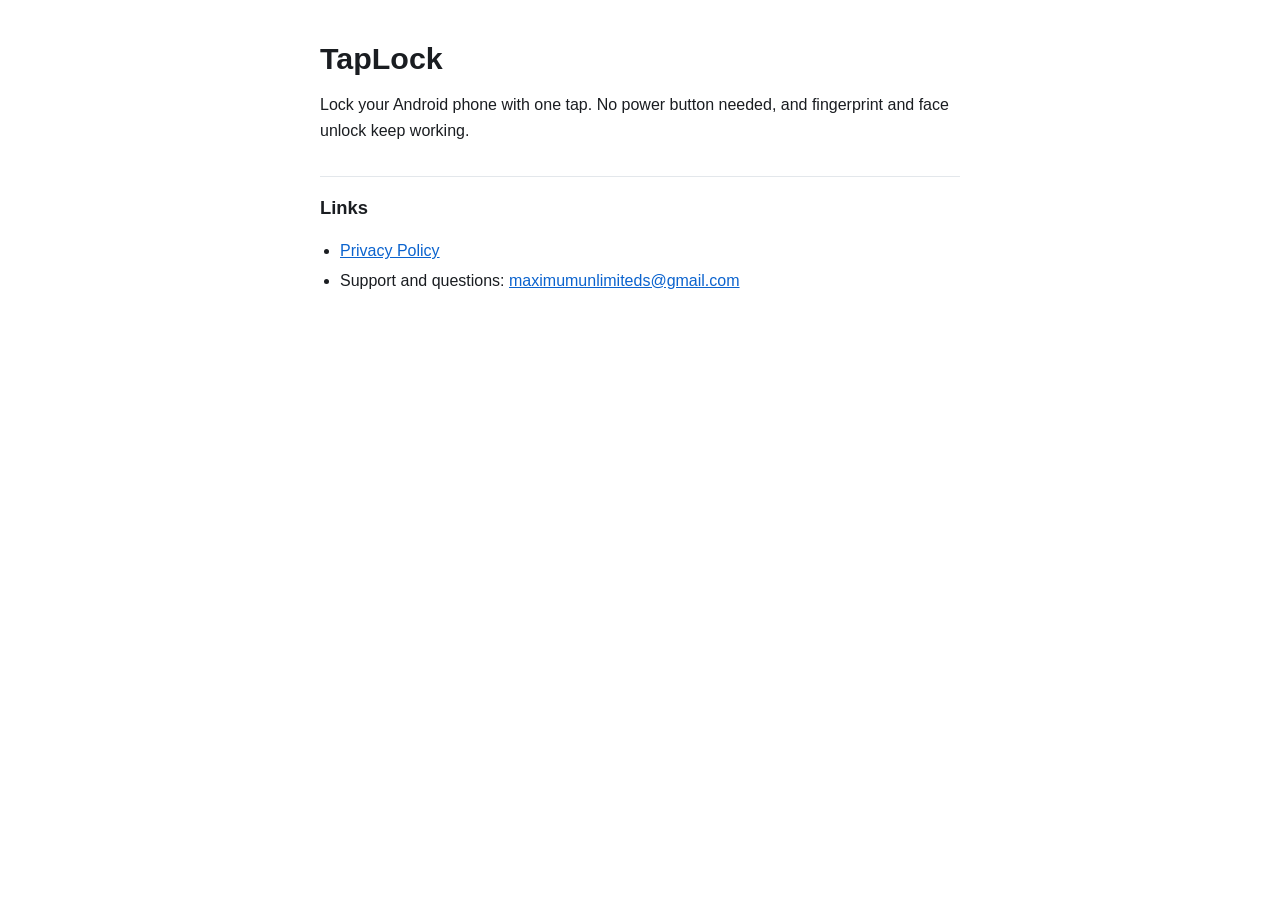
<file: index.html>
<!doctype html>
<html lang="en">
<head>
  <meta charset="utf-8">
  <meta name="viewport" content="width=device-width, initial-scale=1">
  <title>TapLock</title>
  <meta name="description" content="TapLock: lock your Android phone with one tap.">
  <link rel="stylesheet" href="style.css">
</head>
<body>
<main>
  <h1>TapLock</h1>
  <p>Lock your Android phone with one tap. No power button needed, and fingerprint and face unlock keep working.</p>

  <h2>Links</h2>
  <ul>
    <li><a href="privacy.html">Privacy Policy</a></li>
    <li>Support and questions: <a href="mailto:maximumunlimiteds@gmail.com">maximumunlimiteds@gmail.com</a></li>
  </ul>
</main>
</body>
</html>
</file>
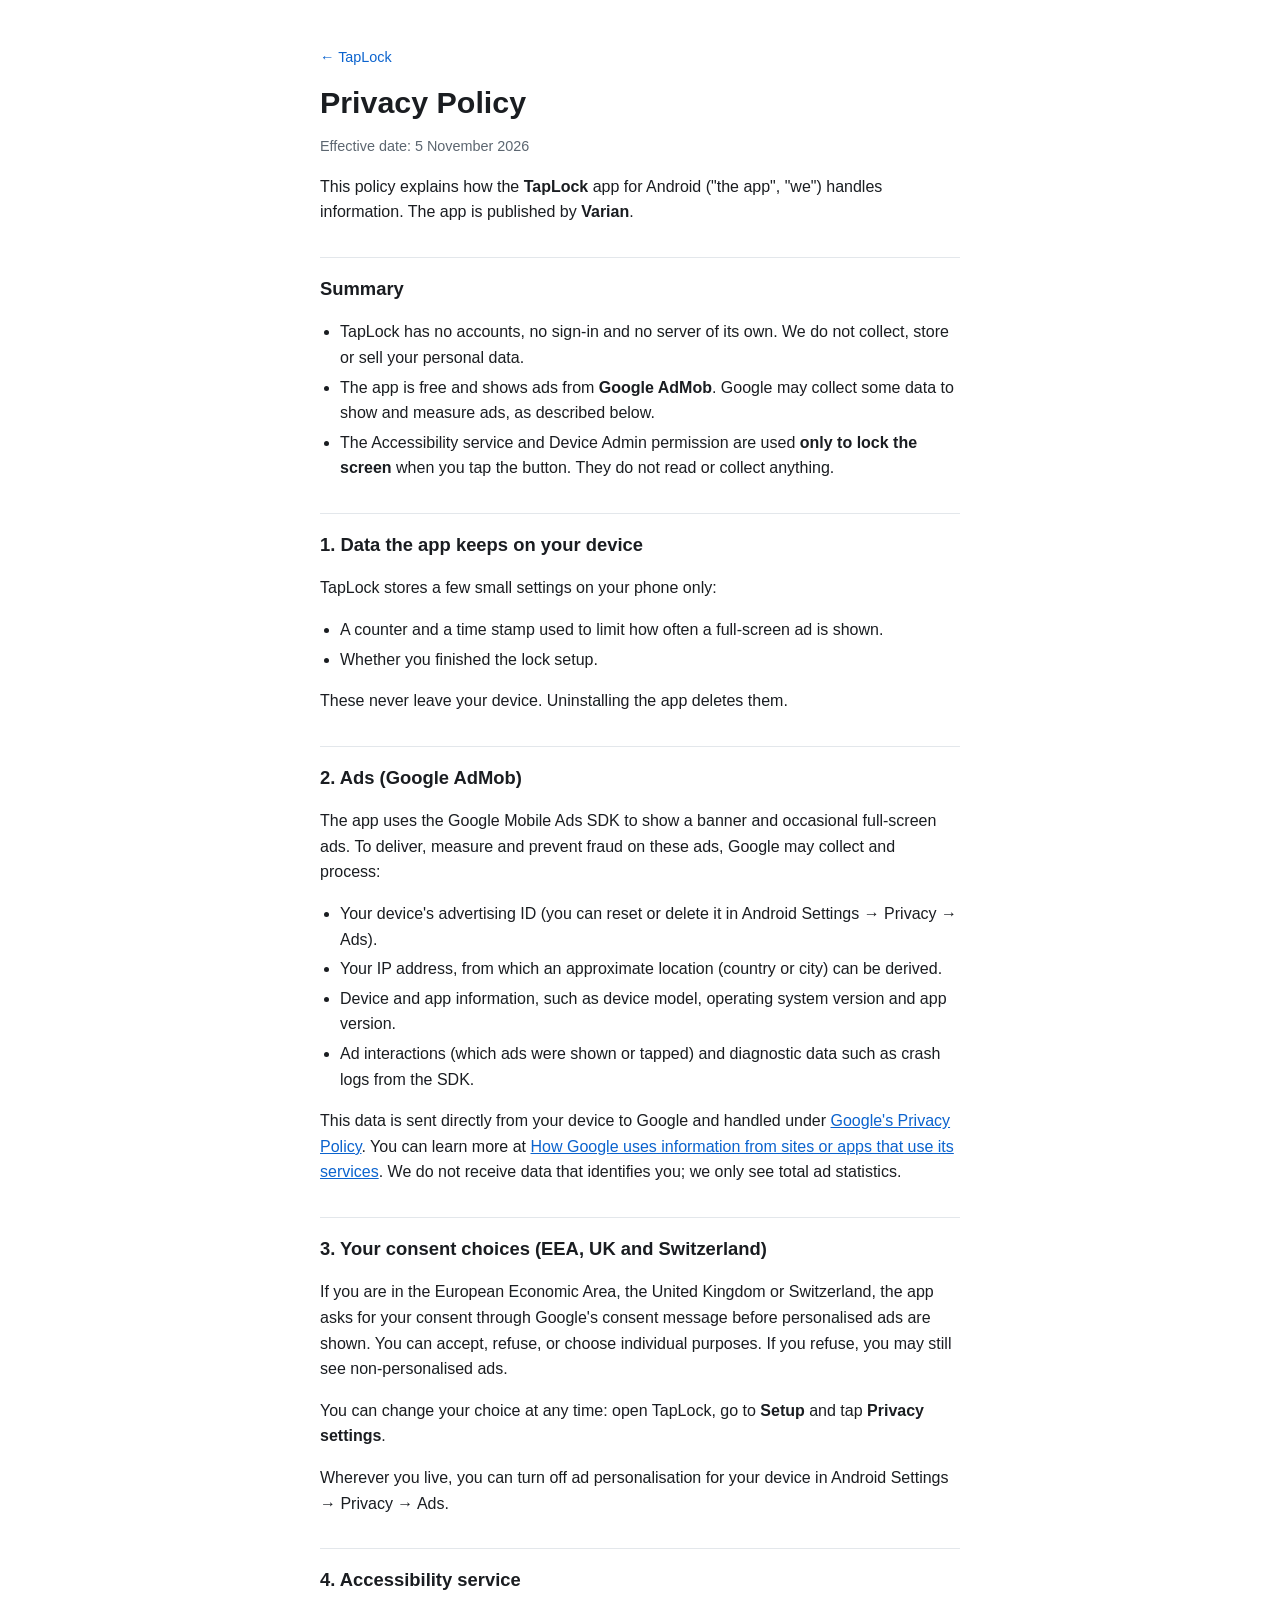
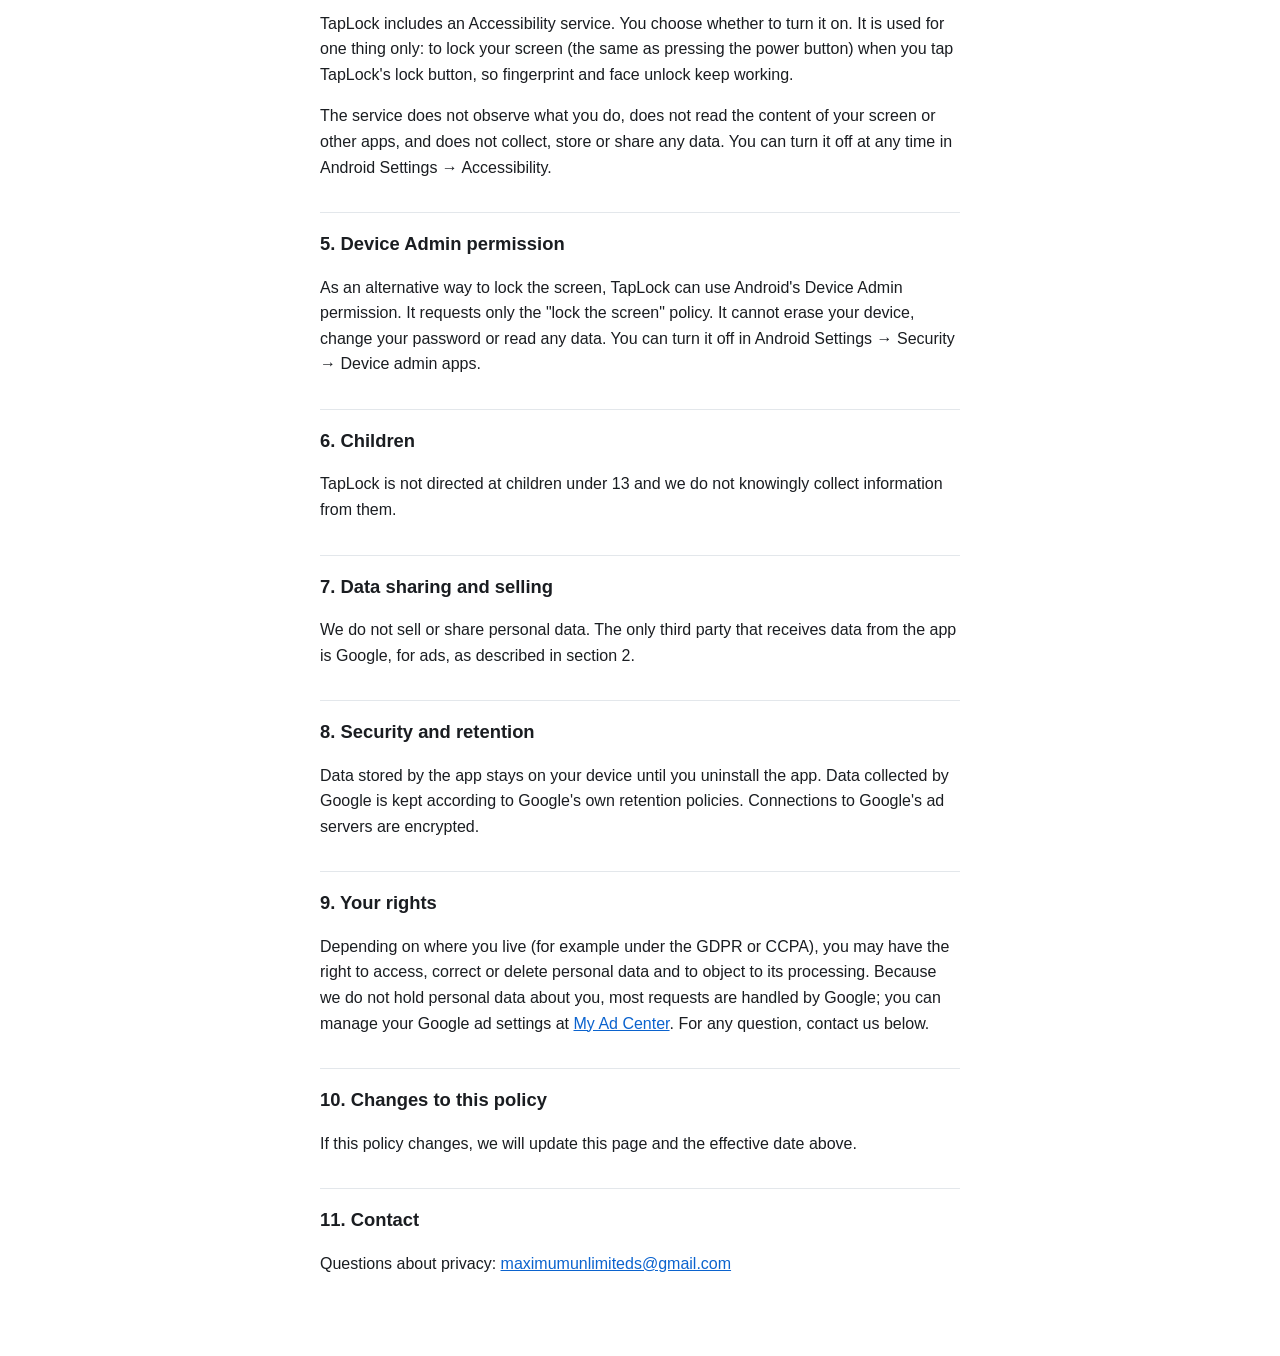
<file: privacy.html>
<!doctype html>
<html lang="en">
<head>
  <meta charset="utf-8">
  <meta name="viewport" content="width=device-width, initial-scale=1">
  <title>TapLock Privacy Policy</title>
  <meta name="description" content="How the TapLock Android app handles your data.">
  <link rel="stylesheet" href="style.css">
</head>
<body>
<main>
  <p class="back"><a href="./">← TapLock</a></p>
  <h1>Privacy Policy</h1>
  <p class="meta">Effective date: 5 November 2026</p>

  <p>This policy explains how the <strong>TapLock</strong> app for Android ("the app", "we") handles information.
    The app is published by <strong>Varian</strong>.</p>

  <h2>Summary</h2>
  <ul>
    <li>TapLock has no accounts, no sign-in and no server of its own. We do not collect, store or sell your personal data.</li>
    <li>The app is free and shows ads from <strong>Google AdMob</strong>. Google may collect some data to show and measure ads, as described below.</li>
    <li>The Accessibility service and Device Admin permission are used <strong>only to lock the screen</strong> when you tap the button. They do not read or collect anything.</li>
  </ul>

  <h2>1. Data the app keeps on your device</h2>
  <p>TapLock stores a few small settings on your phone only:</p>
  <ul>
    <li>A counter and a time stamp used to limit how often a full-screen ad is shown.</li>
    <li>Whether you finished the lock setup.</li>
  </ul>
  <p>These never leave your device. Uninstalling the app deletes them.</p>

  <h2>2. Ads (Google AdMob)</h2>
  <p>The app uses the Google Mobile Ads SDK to show a banner and occasional full-screen ads. To deliver, measure and
    prevent fraud on these ads, Google may collect and process:</p>
  <ul>
    <li>Your device's advertising ID (you can reset or delete it in Android Settings → Privacy → Ads).</li>
    <li>Your IP address, from which an approximate location (country or city) can be derived.</li>
    <li>Device and app information, such as device model, operating system version and app version.</li>
    <li>Ad interactions (which ads were shown or tapped) and diagnostic data such as crash logs from the SDK.</li>
  </ul>
  <p>This data is sent directly from your device to Google and handled under
    <a href="https://policies.google.com/privacy">Google's Privacy Policy</a>. You can learn more at
    <a href="https://policies.google.com/technologies/partner-sites">How Google uses information from sites or apps that use its services</a>.
    We do not receive data that identifies you; we only see total ad statistics.</p>

  <h2>3. Your consent choices (EEA, UK and Switzerland)</h2>
  <p>If you are in the European Economic Area, the United Kingdom or Switzerland, the app asks for your consent through
    Google's consent message before personalised ads are shown. You can accept, refuse, or choose individual purposes.
    If you refuse, you may still see non-personalised ads.</p>
  <p>You can change your choice at any time: open TapLock, go to <strong>Setup</strong> and tap
    <strong>Privacy settings</strong>.</p>
  <p>Wherever you live, you can turn off ad personalisation for your device in Android Settings → Privacy → Ads.</p>

  <h2>4. Accessibility service</h2>
  <p>TapLock includes an Accessibility service. You choose whether to turn it on. It is used for one thing only:
    to lock your screen (the same as pressing the power button) when you tap TapLock's lock button, so fingerprint and
    face unlock keep working.</p>
  <p>The service does not observe what you do, does not read the content of your screen or other apps, and does not
    collect, store or share any data. You can turn it off at any time in Android Settings → Accessibility.</p>

  <h2>5. Device Admin permission</h2>
  <p>As an alternative way to lock the screen, TapLock can use Android's Device Admin permission. It requests only the
    "lock the screen" policy. It cannot erase your device, change your password or read any data. You can turn it off in
    Android Settings → Security → Device admin apps.</p>

  <h2>6. Children</h2>
  <p>TapLock is not directed at children under 13 and we do not knowingly collect information from them.</p>

  <h2>7. Data sharing and selling</h2>
  <p>We do not sell or share personal data. The only third party that receives data from the app is Google, for ads,
    as described in section 2.</p>

  <h2>8. Security and retention</h2>
  <p>Data stored by the app stays on your device until you uninstall the app. Data collected by Google is kept
    according to Google's own retention policies. Connections to Google's ad servers are encrypted.</p>

  <h2>9. Your rights</h2>
  <p>Depending on where you live (for example under the GDPR or CCPA), you may have the right to access, correct or
    delete personal data and to object to its processing. Because we do not hold personal data about you, most requests
    are handled by Google; you can manage your Google ad settings at
    <a href="https://myadcenter.google.com/">My Ad Center</a>. For any question, contact us below.</p>

  <h2>10. Changes to this policy</h2>
  <p>If this policy changes, we will update this page and the effective date above.</p>

  <h2>11. Contact</h2>
  <p>Questions about privacy: <a href="mailto:maximumunlimiteds@gmail.com">maximumunlimiteds@gmail.com</a></p>
</main>
</body>
</html>
</file>
<file: style.css>
:root {
  --bg: #ffffff;
  --text: #1a1d21;
  --muted: #5c6670;
  --link: #0b63ce;
  --rule: #e3e7eb;
}
@media (prefers-color-scheme: dark) {
  :root {
    --bg: #0b0f14;
    --text: #e8ecf0;
    --muted: #9aa5b1;
    --link: #6cb2ff;
    --rule: #26303a;
  }
}
* { box-sizing: border-box; }
body {
  margin: 0;
  background: var(--bg);
  color: var(--text);
  font: 16px/1.6 -apple-system, BlinkMacSystemFont, "Segoe UI", Roboto, sans-serif;
}
main { max-width: 42rem; margin: 0 auto; padding: 2rem 1rem 4rem; }
h1 { font-size: 1.9rem; line-height: 1.2; margin: 0.5rem 0; }
h2 { font-size: 1.15rem; margin: 2rem 0 0.5rem; padding-top: 1rem; border-top: 1px solid var(--rule); }
a { color: var(--link); }
.meta, .back { color: var(--muted); font-size: 0.9rem; }
.back a { text-decoration: none; }
ul { padding-left: 1.25rem; }
li { margin: 0.25rem 0; }
</file>
